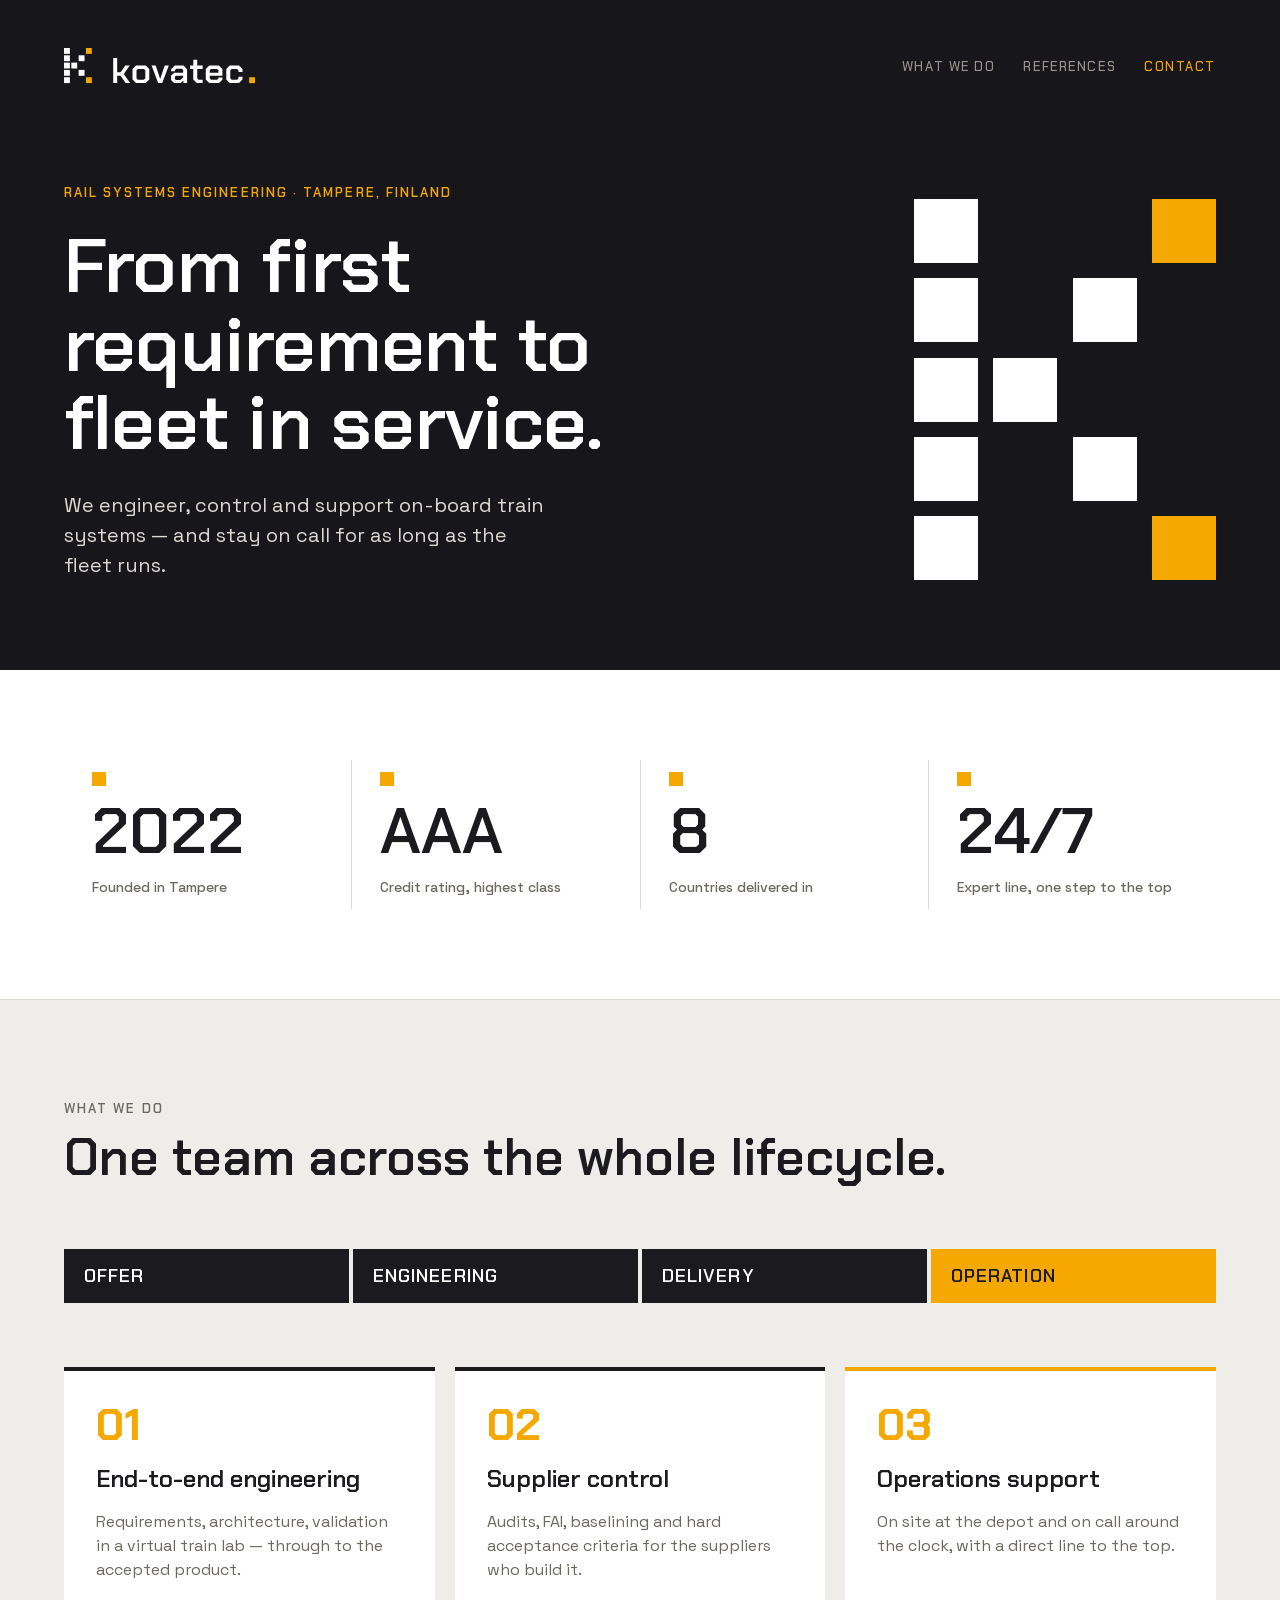
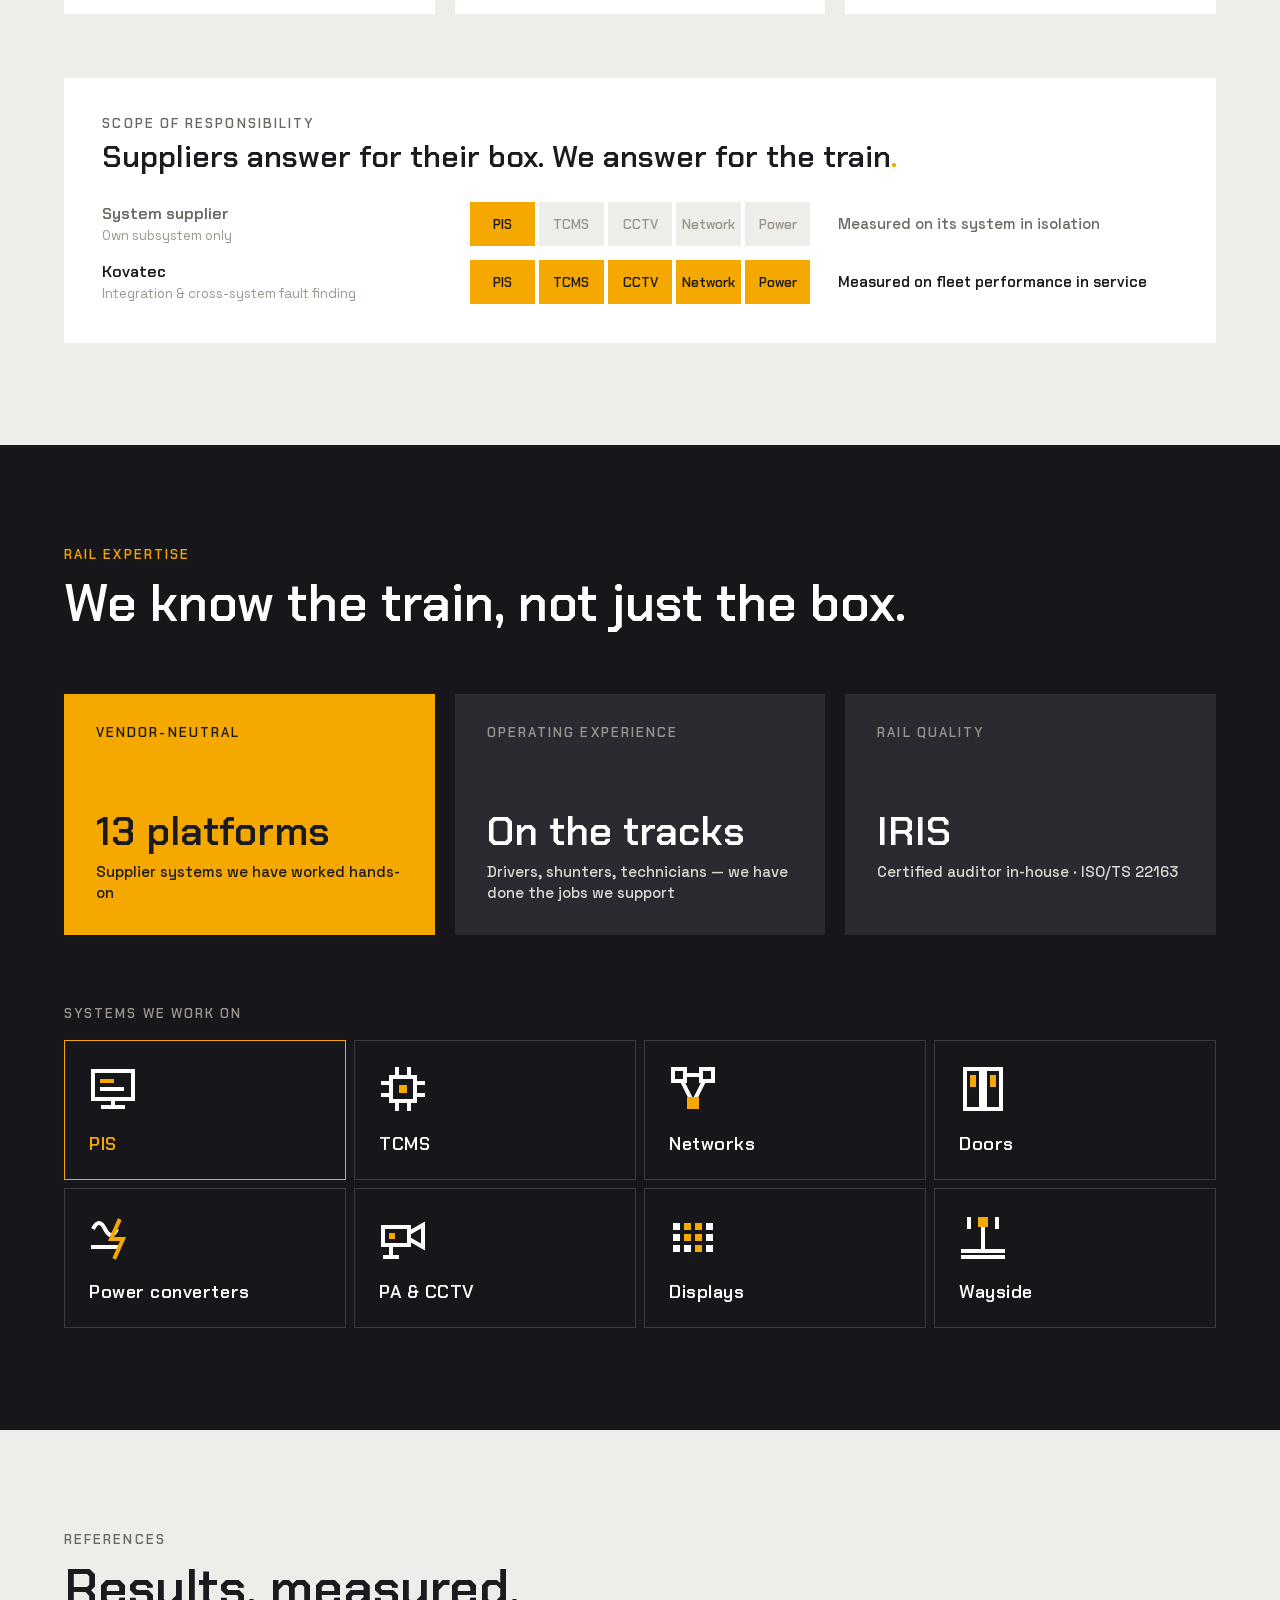
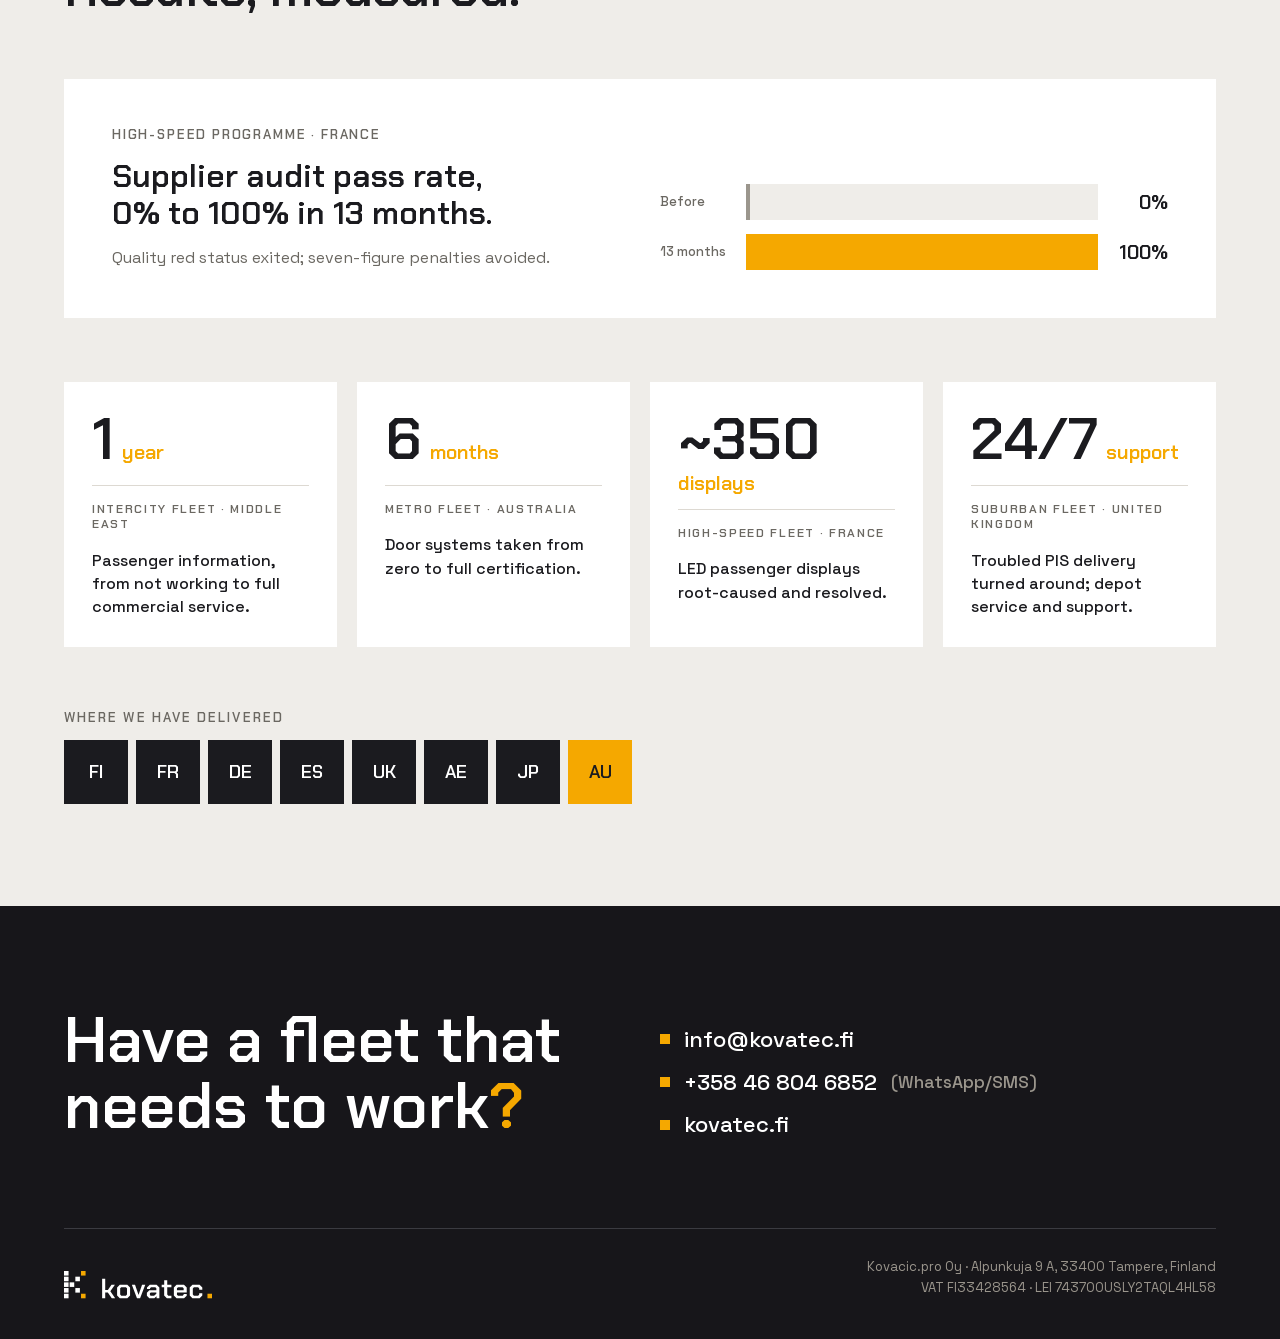
<file: docs/index.html>
<!doctype html>
<html lang="en">
<head>
<meta charset="utf-8">
<meta name="viewport" content="width=device-width, initial-scale=1">
<meta http-equiv="Content-Security-Policy" content="default-src 'none'; style-src 'self'; font-src 'self'; img-src 'self'; base-uri 'none'; form-action 'none'; upgrade-insecure-requests">
<meta name="referrer" content="strict-origin-when-cross-origin">
<title>Kovatec — rail systems engineering</title>
<meta name="description" content="Rail systems engineering from Tampere, Finland. Kovatec engineers, controls and supports on-board train systems — from first requirement to fleet in service.">
<meta name="robots" content="index, follow, max-image-preview:large">
<link rel="canonical" href="https://kovatec.fi/">
<meta name="theme-color" content="#17161A">
<link rel="icon" type="image/png" sizes="384x384" href="assets/kovatec-appicon.png">
<link rel="icon" type="image/png" sizes="32x32" href="assets/favicon-32.png">
<link rel="apple-touch-icon" href="assets/apple-touch-icon.png">
<link rel="preload" href="assets/fonts/ChakraPetch-600.woff2" as="font" type="font/woff2" crossorigin>
<link rel="preload" href="assets/fonts/SpaceGrotesk-400.woff2" as="font" type="font/woff2" crossorigin>
<link rel="stylesheet" href="styles.css">
<meta property="og:type" content="website">
<meta property="og:site_name" content="Kovatec">
<meta property="og:locale" content="en_GB">
<meta property="og:url" content="https://kovatec.fi/">
<meta property="og:title" content="Kovatec — rail systems engineering">
<meta property="og:description" content="From first requirement to fleet in service. We engineer, control and support on-board train systems — and stay on call for as long as the fleet runs.">
<meta property="og:image" content="https://kovatec.fi/assets/og-image.png">
<meta property="og:image:width" content="1200">
<meta property="og:image:height" content="630">
<meta property="og:image:alt" content="Kovatec — From first requirement to fleet in service.">
<meta name="twitter:card" content="summary_large_image">
<script type="application/ld+json">
{
  "@context": "https://schema.org",
  "@graph": [
    {
      "@type": "Organization",
      "@id": "https://kovatec.fi/#organization",
      "name": "Kovatec",
      "legalName": "Kovacic.pro Oy",
      "alternateName": "Kovacic.pro Oy",
      "url": "https://kovatec.fi/",
      "logo": "https://kovatec.fi/assets/kovatec-appicon.png",
      "image": "https://kovatec.fi/assets/og-image.png",
      "description": "Rail systems engineering company in Tampere, Finland. Kovatec engineers, controls and supports on-board train systems, from first requirement to fleet in service.",
      "foundingDate": "2022",
      "email": "info@kovatec.fi",
      "telephone": "+358468046852",
      "vatID": "FI33428564",
      "leiCode": "743700USLY2TAQL4HL58",
      "address": {
        "@type": "PostalAddress",
        "streetAddress": "Alpunkuja 9 A",
        "postalCode": "33400",
        "addressLocality": "Tampere",
        "addressCountry": "FI"
      },
      "knowsAbout": ["Rail systems engineering", "Passenger information systems (PIS)", "TCMS", "Train networks", "Door systems", "PA and CCTV", "Power converters", "Wayside systems", "Supplier quality control", "IRIS / ISO/TS 22163"]
    },
    {
      "@type": "WebSite",
      "@id": "https://kovatec.fi/#website",
      "url": "https://kovatec.fi/",
      "name": "Kovatec",
      "inLanguage": "en",
      "publisher": {"@id": "https://kovatec.fi/#organization"}
    }
  ]
}
</script>
</head>
<body>

<header class="hero">
  <nav class="nav" aria-label="Main">
    <img class="nav-logo" src="assets/kovatec-horizontal-white.svg" alt="Kovatec" width="191" height="36">
    <ul class="nav-links">
      <li><a href="#what">What we do</a></li>
      <li><a href="#work">References</a></li>
      <li><a class="nav-cta" href="#contact">Contact</a></li>
    </ul>
  </nav>
  <div class="hero-grid">
    <div class="hero-text">
      <p class="eyebrow eyebrow--amber">Rail systems engineering · Tampere, Finland</p>
      <h1 class="hero-title">From first requirement to fleet in service.</h1>
      <p class="hero-lead">We engineer, control and support on-board train systems — and stay on call for as long as the fleet runs.</p>
    </div>
    <div class="glyph" aria-hidden="true">
      <div></div><div></div><div></div><div></div><div></div>
      <div></div><div></div><div></div><div></div><div></div>
    </div>
  </div>
</header>

<main>

<section class="figures" aria-labelledby="figures-title">
  <h2 id="figures-title" class="sr-only">Key figures</h2>
  <ul class="figures-grid">
    <li class="figure"><div class="figure-mark"></div><div class="figure-value">2022</div><div class="figure-label">Founded in Tampere</div></li>
    <li class="figure"><div class="figure-mark"></div><div class="figure-value">AAA</div><div class="figure-label">Credit rating, highest class</div></li>
    <li class="figure"><div class="figure-mark"></div><div class="figure-value">8</div><div class="figure-label">Countries delivered in</div></li>
    <li class="figure"><div class="figure-mark"></div><div class="figure-value">24/7</div><div class="figure-label">Expert line, one step to the top</div></li>
  </ul>
</section>

<section id="what" class="section" aria-labelledby="what-title">
  <div class="container">
    <div class="section-head">
      <p class="eyebrow eyebrow--muted">What we do</p>
      <h2 id="what-title" class="h2">One team across the whole lifecycle.</h2>
    </div>

    <ol class="lifecycle" aria-label="Lifecycle">
      <li>Offer</li>
      <li>Engineering</li>
      <li>Delivery</li>
      <li class="is-accent">Operation</li>
    </ol>

    <div class="grid3">
      <article class="card">
        <div class="card-num" aria-hidden="true">01</div>
        <h3 class="card-title">End-to-end engineering</h3>
        <p class="card-text">Requirements, architecture, validation in a virtual train lab — through to the accepted product.</p>
      </article>
      <article class="card">
        <div class="card-num" aria-hidden="true">02</div>
        <h3 class="card-title">Supplier control</h3>
        <p class="card-text">Audits, FAI, baselining and hard acceptance criteria for the suppliers who build it.</p>
      </article>
      <article class="card card--accent">
        <div class="card-num" aria-hidden="true">03</div>
        <h3 class="card-title">Operations support</h3>
        <p class="card-text">On site at the depot and on call around the clock, with a direct line to the top.</p>
      </article>
    </div>

    <div class="scope">
      <div class="scope-head">
        <p class="eyebrow eyebrow--muted">Scope of responsibility</p>
        <h3 class="scope-title">Suppliers answer for their box. We answer for the train<span class="amber">.</span></h3>
      </div>
      <div class="scope-grid">
        <div class="scope-who"><div class="scope-name">System supplier</div><div class="scope-sub">Own subsystem only</div></div>
        <ul class="strip" aria-label="Systems covered by a system supplier: PIS only">
          <li class="on">PIS</li><li>TCMS</li><li>CCTV</li><li>Network</li><li>Power</li>
        </ul>
        <div class="scope-measure">Measured on its system in isolation</div>
        <div class="scope-who"><div class="scope-name scope-name--strong">Kovatec</div><div class="scope-sub">Integration &amp; cross-system fault finding</div></div>
        <ul class="strip" aria-label="Systems covered by Kovatec: PIS, TCMS, CCTV, Network and Power">
          <li class="on">PIS</li><li class="on">TCMS</li><li class="on">CCTV</li><li class="on">Network</li><li class="on">Power</li>
        </ul>
        <div class="scope-measure scope-measure--strong">Measured on fleet performance in service</div>
      </div>
    </div>
  </div>
</section>

<section class="section section--dark" aria-labelledby="expertise-title">
  <div class="container">
    <div class="section-head">
      <p class="eyebrow eyebrow--amber">Rail expertise</p>
      <h2 id="expertise-title" class="h2">We know the train, not just the box.</h2>
    </div>
    <div class="grid3">
      <article class="exp-card exp-card--accent">
        <p class="eyebrow">Vendor-neutral</p>
        <div class="exp-body">
          <h3 class="exp-title">13 platforms</h3>
          <p class="exp-sub">Supplier systems we have worked hands-on</p>
        </div>
      </article>
      <article class="exp-card">
        <p class="eyebrow">Operating experience</p>
        <div class="exp-body">
          <h3 class="exp-title">On the tracks</h3>
          <p class="exp-sub">Drivers, shunters, technicians — we have done the jobs we support</p>
        </div>
      </article>
      <article class="exp-card">
        <p class="eyebrow">Rail quality</p>
        <div class="exp-body">
          <h3 class="exp-title">IRIS</h3>
          <p class="exp-sub">Certified auditor in-house · ISO/TS 22163</p>
        </div>
      </article>
    </div>

    <div class="systems">
      <h3 class="eyebrow eyebrow--muted2">Systems we work on</h3>
      <ul class="tiles">
        <li class="tile tile--accent">
          <svg viewBox="0 0 48 48" width="48" height="48" aria-hidden="true" focusable="false"><rect x="4" y="6" width="40" height="28" fill="none" stroke="#FFFFFF" stroke-width="4" stroke-linecap="square"/><rect x="11" y="14" width="14" height="4" fill="#F5A800"/><rect x="11" y="22" width="24" height="4" fill="#FFFFFF"/><path d="M24 36V42M14 42H34" fill="none" stroke="#FFFFFF" stroke-width="4" stroke-linecap="square"/></svg>
          <div class="tile-name">PIS</div>
        </li>
        <li class="tile">
          <svg viewBox="0 0 48 48" width="48" height="48" aria-hidden="true" focusable="false"><rect x="12" y="12" width="24" height="24" fill="none" stroke="#FFFFFF" stroke-width="4" stroke-linecap="square"/><rect x="20" y="20" width="8" height="8" fill="#F5A800"/><path d="M18 4V8M30 4V8M18 40V44M30 40V44M4 18H8M4 30H8M40 18H44M40 30H44" fill="none" stroke="#FFFFFF" stroke-width="4" stroke-linecap="square"/></svg>
          <div class="tile-name">TCMS</div>
        </li>
        <li class="tile">
          <svg viewBox="0 0 48 48" width="48" height="48" aria-hidden="true" focusable="false"><path d="M10 10H38M10 10L24 38M38 10L24 38" fill="none" stroke="#FFFFFF" stroke-width="4" stroke-linecap="square"/><rect x="4" y="4" width="12" height="12" fill="#17161A" stroke="#FFFFFF" stroke-width="4"/><rect x="32" y="4" width="12" height="12" fill="#17161A" stroke="#FFFFFF" stroke-width="4"/><rect x="18" y="32" width="12" height="12" fill="#F5A800"/></svg>
          <div class="tile-name">Networks</div>
        </li>
        <li class="tile">
          <svg viewBox="0 0 48 48" width="48" height="48" aria-hidden="true" focusable="false"><rect x="6" y="4" width="16" height="40" fill="none" stroke="#FFFFFF" stroke-width="4" stroke-linecap="square"/><rect x="26" y="4" width="16" height="40" fill="none" stroke="#FFFFFF" stroke-width="4" stroke-linecap="square"/><rect x="11" y="10" width="6" height="12" fill="#F5A800"/><rect x="31" y="10" width="6" height="12" fill="#F5A800"/></svg>
          <div class="tile-name">Doors</div>
        </li>
        <li class="tile">
          <svg viewBox="0 0 48 48" width="48" height="48" aria-hidden="true" focusable="false"><path d="M4 16C8 8 12 8 16 16C20 24 24 24 28 16" fill="none" stroke="#FFFFFF" stroke-width="4"/><path d="M4 34H28" fill="none" stroke="#FFFFFF" stroke-width="4" stroke-linecap="square"/><path d="M30 8L22 26H34L26 44" fill="none" stroke="#F5A800" stroke-width="4" stroke-linecap="square" stroke-linejoin="miter"/></svg>
          <div class="tile-name">Power converters</div>
        </li>
        <li class="tile">
          <svg viewBox="0 0 48 48" width="48" height="48" aria-hidden="true" focusable="false"><rect x="4" y="14" width="26" height="18" fill="none" stroke="#FFFFFF" stroke-width="4" stroke-linecap="square"/><path d="M30 20L44 12V34L30 26" fill="none" stroke="#FFFFFF" stroke-width="4" stroke-linejoin="miter"/><rect x="10" y="20" width="6" height="6" fill="#F5A800"/><path d="M12 36V44M6 44H18" fill="none" stroke="#FFFFFF" stroke-width="4" stroke-linecap="square"/></svg>
          <div class="tile-name">PA &amp; CCTV</div>
        </li>
        <li class="tile">
          <svg viewBox="0 0 48 48" width="48" height="48" aria-hidden="true" focusable="false"><rect x="4" y="10" width="7" height="7" fill="#FFFFFF"/><rect x="15" y="10" width="7" height="7" fill="#F5A800"/><rect x="26" y="10" width="7" height="7" fill="#F5A800"/><rect x="37" y="10" width="7" height="7" fill="#FFFFFF"/><rect x="4" y="21" width="7" height="7" fill="#FFFFFF"/><rect x="15" y="21" width="7" height="7" fill="#F5A800"/><rect x="26" y="21" width="7" height="7" fill="#F5A800"/><rect x="37" y="21" width="7" height="7" fill="#FFFFFF"/><rect x="4" y="32" width="7" height="7" fill="#FFFFFF"/><rect x="15" y="32" width="7" height="7" fill="#FFFFFF"/><rect x="26" y="32" width="7" height="7" fill="#F5A800"/><rect x="37" y="32" width="7" height="7" fill="#FFFFFF"/></svg>
          <div class="tile-name">Displays</div>
        </li>
        <li class="tile">
          <svg viewBox="0 0 48 48" width="48" height="48" aria-hidden="true" focusable="false"><path d="M4 44H44M4 38H44" fill="none" stroke="#FFFFFF" stroke-width="4" stroke-linecap="square"/><path d="M24 34V16" fill="none" stroke="#FFFFFF" stroke-width="4" stroke-linecap="square"/><rect x="19" y="4" width="10" height="10" fill="#F5A800"/><path d="M10 6V14M38 6V14" fill="none" stroke="#FFFFFF" stroke-width="4" stroke-linecap="square"/></svg>
          <div class="tile-name">Wayside</div>
        </li>
      </ul>
    </div>
  </div>
</section>

<section id="work" class="section" aria-labelledby="work-title">
  <div class="container">
    <div class="section-head">
      <p class="eyebrow eyebrow--muted">References</p>
      <h2 id="work-title" class="h2">Results, measured.</h2>
    </div>

    <article class="feature">
      <div class="feature-text">
        <p class="feature-eyebrow">High-speed programme · France</p>
        <h3 class="feature-title">Supplier audit pass rate, 0% to 100% in 13 months.</h3>
        <p class="feature-body">Quality red status exited; seven-figure penalties avoided.</p>
      </div>
      <div class="chart-wrap">
        <div class="chart">
          <div class="chart-label">Before</div>
          <div class="bar bar--empty"></div>
          <div class="chart-value">0%</div>
          <div class="chart-label">13 months</div>
          <div class="bar bar--full"></div>
          <div class="chart-value">100%</div>
        </div>
      </div>
    </article>

    <div class="refs">
      <article class="ref">
        <div class="ref-num"><span class="ref-value">1</span><span class="ref-unit">year</span></div>
        <div class="rule"></div>
        <p class="ref-eyebrow">Intercity fleet · Middle East</p>
        <p class="ref-text">Passenger information, from not working to full commercial service.</p>
      </article>
      <article class="ref">
        <div class="ref-num"><span class="ref-value">6</span><span class="ref-unit">months</span></div>
        <div class="rule"></div>
        <p class="ref-eyebrow">Metro fleet · Australia</p>
        <p class="ref-text">Door systems taken from zero to full certification.</p>
      </article>
      <article class="ref">
        <div class="ref-num"><span class="ref-value">~350</span><span class="ref-unit">displays</span></div>
        <div class="rule"></div>
        <p class="ref-eyebrow">High-speed fleet · France</p>
        <p class="ref-text">LED passenger displays root-caused and resolved.</p>
      </article>
      <article class="ref">
        <div class="ref-num"><span class="ref-value">24/7</span><span class="ref-unit">support</span></div>
        <div class="rule"></div>
        <p class="ref-eyebrow">Suburban fleet · United Kingdom</p>
        <p class="ref-text">Troubled PIS delivery turned around; depot service and support.</p>
      </article>
    </div>

    <div class="countries-block">
      <h3 class="eyebrow eyebrow--muted">Where we have delivered</h3>
      <ul class="countries">
        <li><abbr title="Finland">FI</abbr></li>
        <li><abbr title="France">FR</abbr></li>
        <li><abbr title="Germany">DE</abbr></li>
        <li><abbr title="Spain">ES</abbr></li>
        <li><abbr title="United Kingdom">UK</abbr></li>
        <li><abbr title="United Arab Emirates">AE</abbr></li>
        <li><abbr title="Japan">JP</abbr></li>
        <li class="on"><abbr title="Australia">AU</abbr></li>
      </ul>
    </div>
  </div>
</section>

</main>

<footer id="contact" class="contact" aria-labelledby="contact-title">
  <div class="contact-inner">
    <div class="contact-top">
      <h2 id="contact-title" class="contact-title">Have a fleet that needs to work<span class="amber">?</span></h2>
      <address class="contact-links">
        <a href="mailto:info@kovatec.fi"><span class="dot"></span>info@kovatec.fi</a>
        <a href="tel:+358468046852"><span class="dot"></span>+358 46 804 6852<span class="contact-note">(WhatsApp/SMS)</span></a>
        <a href="https://kovatec.fi/"><span class="dot"></span>kovatec.fi</a>
      </address>
    </div>
    <div class="contact-bottom">
      <img class="footer-logo" src="assets/kovatec-horizontal-white.svg" alt="Kovatec" width="148" height="28">
      <p class="legal">Kovacic.pro Oy · Alpunkuja 9 A, 33400 Tampere, Finland<br>VAT FI33428564 · LEI 743700USLY2TAQL4HL58</p>
    </div>
  </div>
</footer>

</body>
</html>
</file>
<file: docs/styles.css>
/* Kovatec one-page site. Values follow design_handoff_kovatec_site (Oct 2026). */

@font-face{font-family:"Chakra Petch";font-weight:500;src:url(assets/fonts/ChakraPetch-500.woff2) format("woff2");font-display:swap}
@font-face{font-family:"Chakra Petch";font-weight:600;src:url(assets/fonts/ChakraPetch-600.woff2) format("woff2");font-display:swap}
@font-face{font-family:"Chakra Petch";font-weight:700;src:url(assets/fonts/ChakraPetch-700.woff2) format("woff2");font-display:swap}
@font-face{font-family:"Space Grotesk";font-weight:400;src:url(assets/fonts/SpaceGrotesk-400.woff2) format("woff2");font-display:swap}
@font-face{font-family:"Space Grotesk";font-weight:500;src:url(assets/fonts/SpaceGrotesk-500.woff2) format("woff2");font-display:swap}

html{scroll-behavior:smooth}
body{margin:0;background:#EFEDE9;color:#1B1B1F;font-family:"Space Grotesk",system-ui,sans-serif;-webkit-font-smoothing:antialiased}
a{color:#1B1B1F;text-decoration:none}
a:hover{color:#F5A800}
*{box-sizing:border-box}
h1,h2,h3,p,address{margin:0}
ul,ol{margin:0;padding:0;list-style:none}
abbr[title]{text-decoration:none}
.sr-only{position:absolute;width:1px;height:1px;padding:0;margin:-1px;overflow:hidden;clip:rect(0,0,0,0);white-space:nowrap;border:0}
.amber{color:#F5A800}

/* Shared type */
.eyebrow{font:600 13px/1 'Chakra Petch',sans-serif;letter-spacing:.16em;text-transform:uppercase}
.eyebrow--amber{color:#F5A800}
.eyebrow--muted{color:#6B6862}
.eyebrow--muted2{color:#9B968D}
.h2{margin:0;font:600 clamp(32px,4vw,52px)/1.05 'Chakra Petch',sans-serif;text-wrap:balance}

/* Sections */
.section{padding:clamp(64px,8vw,120px) clamp(20px,5vw,72px);scroll-margin-top:0}
.section--dark{background:#17161A;color:#FFFFFF}
.container{max-width:1280px;margin:0 auto;display:flex;flex-direction:column;gap:clamp(40px,5vw,64px)}
.section-head{display:flex;flex-direction:column;gap:16px}

/* 1. Hero */
.hero{background:#17161A;color:#FFFFFF;padding:clamp(24px,4vw,48px) clamp(20px,5vw,72px) clamp(48px,7vw,96px);display:flex;flex-direction:column;gap:clamp(48px,8vw,112px);overflow:hidden}
.nav{display:flex;justify-content:space-between;align-items:center;gap:24px;flex-wrap:wrap}
.nav-logo{height:36px;width:auto;display:block}
.nav-links{display:flex;gap:28px;flex-wrap:wrap;font:500 13px/1 'Chakra Petch',sans-serif;letter-spacing:.12em;text-transform:uppercase}
.nav-links a{color:#9B968D}
.nav-links a:hover{color:#F5A800}
.nav-links a.nav-cta{color:#F5A800}
.nav-links a.nav-cta:hover{color:#FFFFFF}
.hero-grid{display:grid;grid-template-columns:repeat(auto-fit,minmax(clamp(calc(50% - 28px),(720px - 100%)*1000,100%),1fr));gap:56px;align-items:end;max-width:1280px;width:100%;margin:0 auto}
.hero-text{display:flex;flex-direction:column;gap:28px}
.hero-title{margin:0;font:600 clamp(40px,6vw,80px)/1.02 'Chakra Petch',sans-serif;letter-spacing:-.01em;text-wrap:balance}
.hero-lead{margin:0;max-width:520px;font:400 clamp(17px,1.6vw,20px)/1.5 'Space Grotesk',sans-serif;color:#DDD9D2;text-wrap:pretty}
.glyph{display:grid;grid-template-columns:repeat(4,clamp(22px,5vw,76px));grid-template-rows:repeat(5,clamp(22px,5vw,76px));gap:clamp(6px,1.2vw,18px);justify-self:end}
.glyph div{background:#FFFFFF}
.glyph div:nth-child(1){grid-area:1/1}
.glyph div:nth-child(2){grid-area:2/1}
.glyph div:nth-child(3){grid-area:3/1}
.glyph div:nth-child(4){grid-area:4/1}
.glyph div:nth-child(5){grid-area:5/1}
.glyph div:nth-child(6){grid-area:3/2}
.glyph div:nth-child(7){grid-area:2/3}
.glyph div:nth-child(8){grid-area:4/3}
.glyph div:nth-child(9){grid-area:1/4;background:#F5A800}
.glyph div:nth-child(10){grid-area:5/4;background:#F5A800}

/* 2. Key figures */
.figures{padding:clamp(56px,7vw,96px) clamp(20px,5vw,72px);background:#FFFFFF;border-bottom:1px solid #DDD9D2}
.figures-grid{max-width:1280px;margin:0 auto;display:grid;grid-template-columns:repeat(auto-fit,minmax(clamp(calc(25% - 1px),(800px - 100%)*1000,calc(50% - 1px)),1fr));gap:1px;background:#DDD9D2}
.figure{display:flex;flex-direction:column;gap:14px;padding:12px 28px;background:#FFFFFF}
.figure-mark{width:14px;height:14px;background:#F5A800}
.figure-value{font:600 clamp(48px,5vw,68px)/1 'Chakra Petch',sans-serif}
.figure-label{font:500 14px/1.4 'Space Grotesk',sans-serif;color:#6B6862}

/* 3. What we do */
.lifecycle{display:grid;grid-template-columns:repeat(4,minmax(0,1fr));gap:4px}
.lifecycle li{background:#1B1B1F;color:#FFFFFF;padding:18px 20px;font:600 clamp(14px,1.5vw,18px)/1 'Chakra Petch',sans-serif;letter-spacing:.06em;text-transform:uppercase}
.lifecycle li.is-accent{background:#F5A800;color:#1B1B1F}
.grid3{display:grid;grid-template-columns:repeat(auto-fit,minmax(clamp(calc(33.33% - 14px),(760px - 100%)*1000,100%),1fr));gap:20px}
.card{background:#FFFFFF;padding:32px;display:flex;flex-direction:column;gap:18px;border-top:4px solid #1B1B1F}
.card--accent{border-top-color:#F5A800}
.card-num{font:700 44px/1 'Chakra Petch',sans-serif;color:#F5A800}
.card-title{margin:0;font:600 24px/1.15 'Chakra Petch',sans-serif}
.card-text{margin:0;font:400 16px/1.5 'Space Grotesk',sans-serif;color:#6B6862;text-wrap:pretty}
.scope{background:#FFFFFF;padding:clamp(24px,3vw,40px);display:flex;flex-direction:column;gap:28px}
.scope-head{display:flex;flex-direction:column;gap:10px}
.scope-title{margin:0;font:600 clamp(22px,2.4vw,30px)/1.15 'Chakra Petch',sans-serif;text-wrap:balance}
.scope-grid{display:grid;grid-template-columns:repeat(auto-fit,minmax(clamp(calc(33.33% - 20px),(760px - 100%)*1000,100%),1fr));gap:14px 28px;align-items:center}
.scope-who{display:flex;flex-direction:column;gap:4px}
.scope-name{font:600 16px/1.2 'Chakra Petch',sans-serif;color:#6B6862}
.scope-name--strong{color:#1B1B1F}
.scope-sub{font:400 13px/1.3 'Space Grotesk',sans-serif;color:#9B968D}
.strip{display:flex;gap:4px}
.strip li{flex:1 1 0;min-width:0;height:44px;display:flex;align-items:center;justify-content:center;background:#EFEDE9;color:#9B968D;font:600 clamp(10px,1.1vw,13px)/1 'Chakra Petch',sans-serif;letter-spacing:0;overflow:hidden;white-space:nowrap;padding:0 2px}
.strip li.on{background:#F5A800;color:#1B1B1F}
.scope-measure{font:500 15px/1.35 'Space Grotesk',sans-serif;color:#6B6862}
.scope-measure--strong{font:600 15px/1.35 'Chakra Petch',sans-serif;color:#1B1B1F}

/* 4. Rail expertise */
.exp-card{background:#2A2A30;padding:32px;display:flex;flex-direction:column;gap:72px;justify-content:flex-start}
.exp-card .eyebrow{color:#9B968D}
.exp-card--accent{background:#F5A800;color:#1B1B1F}
.exp-card--accent .eyebrow{color:inherit}
.exp-body{display:flex;flex-direction:column;gap:10px}
.exp-title{margin:0;font:600 40px/1 'Chakra Petch',sans-serif}
.exp-sub{margin:0;font:500 15px/1.4 'Space Grotesk',sans-serif;color:#DDD9D2}
.exp-card--accent .exp-sub{color:inherit}
.systems{display:flex;flex-direction:column;gap:20px;padding-top:8px}
.tiles{display:grid;grid-template-columns:repeat(auto-fit,minmax(clamp(calc(25% - 6px),(760px - 100%)*1000,calc(50% - 4px)),1fr));gap:8px}
.tile{border:1px solid #3B3B41;padding:24px;display:flex;flex-direction:column;gap:22px;min-width:0}
.tile svg{display:block;overflow:visible}
.tile-name{font:600 18px/1.1 'Chakra Petch',sans-serif;letter-spacing:.03em}
.tile--accent{border-color:#F5A800}
.tile--accent .tile-name{color:#F5A800}

/* 5. References */
.feature{background:#FFFFFF;padding:clamp(28px,4vw,48px);display:grid;grid-template-columns:repeat(auto-fit,minmax(min(100%,340px),1fr));gap:40px;align-items:end}
.feature-text{display:flex;flex-direction:column;gap:14px}
.feature-eyebrow{font:600 13px/1.3 'Chakra Petch',sans-serif;letter-spacing:.14em;text-transform:uppercase;color:#6B6862}
.feature-title{margin:0;font:600 clamp(24px,2.6vw,32px)/1.15 'Chakra Petch',sans-serif;text-wrap:balance}
.feature-body{margin:0;font:400 16px/1.5 'Space Grotesk',sans-serif;color:#6B6862}
.chart-wrap{display:flex;flex-direction:column;gap:12px}
.chart{display:grid;grid-template-columns:72px minmax(0,1fr) 56px;gap:14px;align-items:center}
.chart-label{font:500 13px/1.2 'Space Grotesk',sans-serif;color:#6B6862}
.bar{height:36px;background:#EFEDE9;position:relative}
.bar--empty::before{content:"";position:absolute;left:0;top:0;bottom:0;width:4px;background:#9B968D}
.bar--full{background:#F5A800}
.chart-value{font:600 20px/1 'Chakra Petch',sans-serif;text-align:right}
.refs{display:grid;grid-template-columns:repeat(auto-fit,minmax(clamp(clamp(calc(25% - 15px),(1000px - 100%)*1000,calc(50% - 10px)),(520px - 100%)*1000,100%),1fr));gap:20px}
.ref{background:#FFFFFF;padding:28px;display:flex;flex-direction:column;gap:16px}
.ref-num{display:flex;flex-wrap:wrap;align-items:baseline;gap:4px 8px;min-width:0}
.ref-value{font:600 clamp(44px,4.6vw,64px)/1 'Chakra Petch',sans-serif;white-space:nowrap}
.ref-unit{font:600 20px/1 'Chakra Petch',sans-serif;color:#F5A800}
.rule{height:1px;background:#DDD9D2}
.ref-eyebrow{font:600 12px/1.3 'Chakra Petch',sans-serif;letter-spacing:.14em;text-transform:uppercase;color:#6B6862}
.ref-text{margin:0;font:500 16px/1.45 'Space Grotesk',sans-serif}
.countries-block{display:flex;flex-direction:column;gap:16px}
.countries{display:flex;flex-wrap:wrap;gap:8px}
.countries li{background:#1B1B1F;color:#FFFFFF;width:64px;height:64px;display:flex;align-items:center;justify-content:center;font:600 18px/1 'Chakra Petch',sans-serif}
.countries li.on{background:#F5A800;color:#1B1B1F}

/* 6. Contact footer */
.contact{background:#17161A;color:#FFFFFF;padding:clamp(64px,8vw,112px) clamp(20px,5vw,72px) 40px;scroll-margin-top:0}
.contact-inner{max-width:1280px;margin:0 auto;display:flex;flex-direction:column;gap:clamp(56px,7vw,96px)}
.contact-top{display:grid;grid-template-columns:repeat(auto-fit,minmax(min(100%,360px),1fr));gap:40px;align-items:end}
.contact-title{margin:0;font:600 clamp(36px,5vw,64px)/1.02 'Chakra Petch',sans-serif;text-wrap:balance}
.contact-links{display:flex;flex-direction:column;gap:14px;font:500 clamp(18px,1.8vw,22px)/1.3 'Space Grotesk',sans-serif;font-style:normal}
.contact-links a{color:#FFFFFF;display:flex;align-items:center;gap:14px}
.contact-links a:hover{color:#F5A800}
.dot{width:10px;height:10px;background:#F5A800;flex:none}
.contact-note{color:#9B968D;font-size:.8em}
.contact-bottom{display:flex;justify-content:space-between;align-items:flex-end;gap:24px;flex-wrap:wrap;padding-top:28px;border-top:1px solid #3B3B41}
.footer-logo{height:28px;width:auto;display:block}
.legal{margin:0;font:400 13px/1.6 'Space Grotesk',sans-serif;color:#9B968D;text-align:right}

/* 404 page */
.notfound{min-height:100vh;display:flex;flex-direction:column;justify-content:space-between}
.notfound .hero{flex:1}
.notfound-link{font:600 15px/1 'Chakra Petch',sans-serif;letter-spacing:.12em;text-transform:uppercase;color:#F5A800}
.notfound-link:hover{color:#FFFFFF}
</file>
